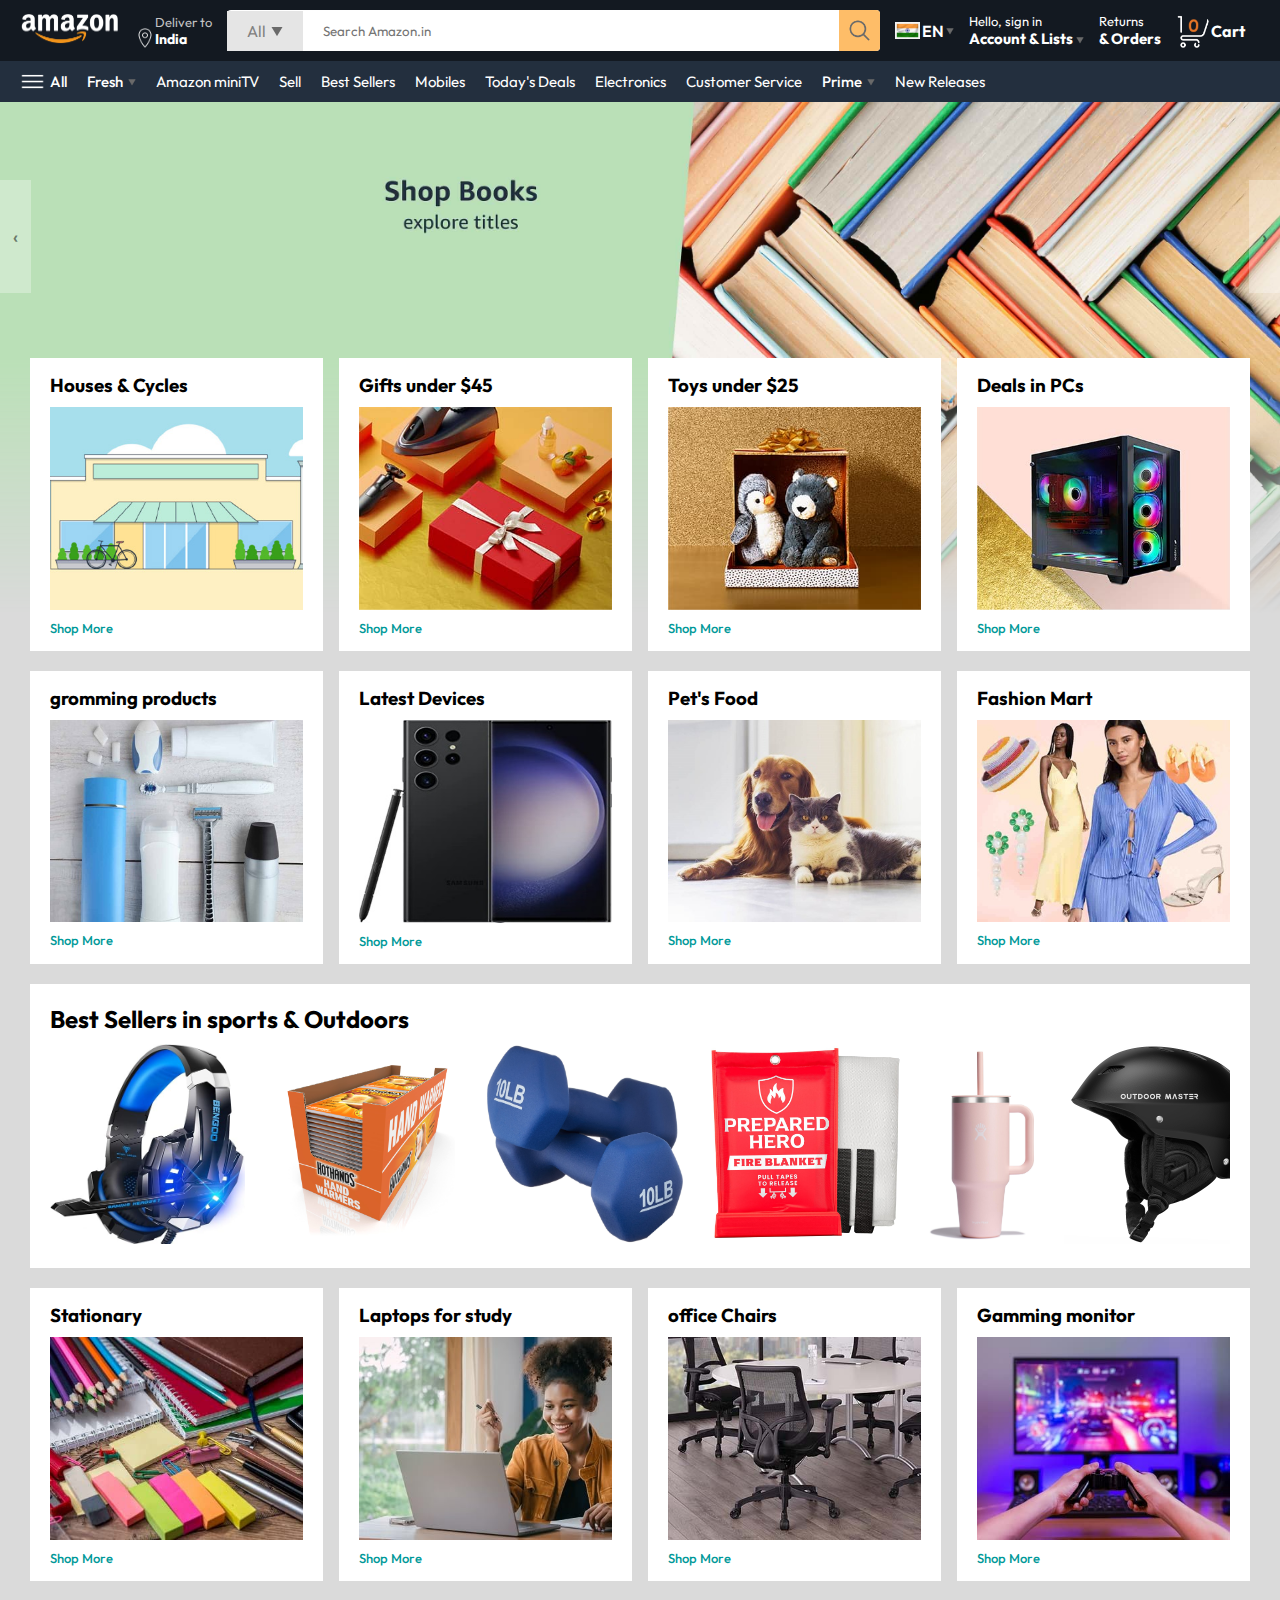
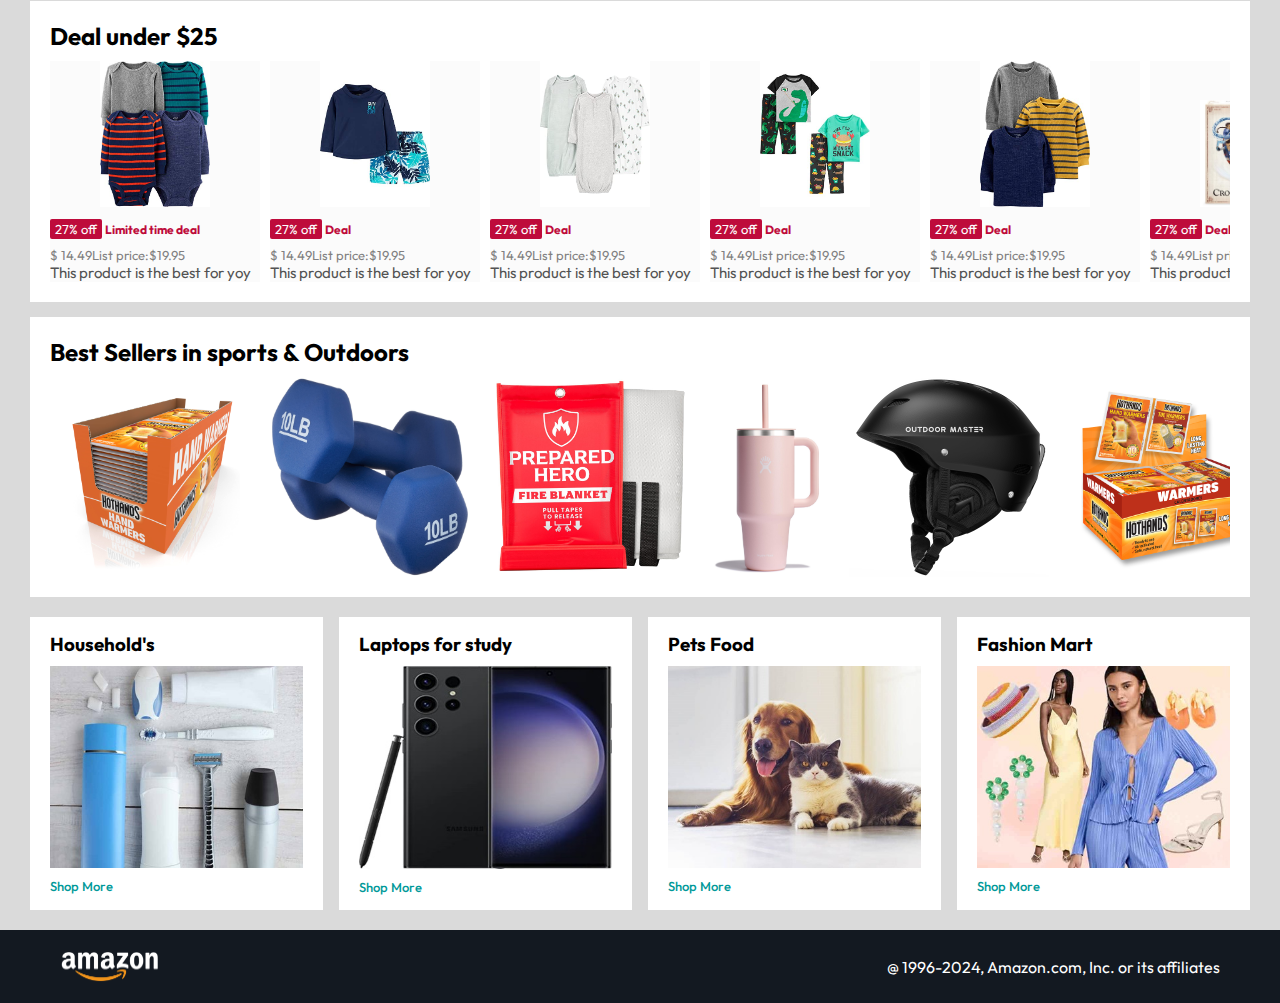
<file: index.html>
<!DOCTYPE html>
<html lang="en">
<head>
    <meta charset="UTF-8">
    <meta name="viewport" content="width=device-width, initial-scale=1.0">
    <title>Amazon Clone by Chandan K J</title>
    <link rel="stylesheet" href="style.css">
</head>
<body>
    <nav>
        <a href="/">
            <img src="./assets/amazon_logo.png" width="100" alt="">
        </a>
        <div class="nav-country">
            <img src="./assets/location_icon.png" height="20" alt="">
            <div>
                <p>Deliver to</p>
                <h1>India</h1>
            </div>
        </div>
        <div class="nav-search">
            <div class="nav-search-category">
                <p>All</p>
                <img src="./assets/dropdown_icon.png" height="12" alt="">
            </div>
            <input type="text" class="nav-search-input" placeholder="Search Amazon.in">
            <img src="./assets/search_icon.png" class="nav-search-icon" alt="">
        </div>
        <div class="nav-language">
            <img src="./assets/india_flag.png" width="25px" alt="">
            <p>EN</p>
            <img src="./assets/dropdown_icon.png" width="8px" alt="">
        </div>
        <div class="nav-text">
            <a href="/signin.html"><p>Hello, sign in</p></a>
            <h1>Account & Lists <img src="./assets/dropdown_icon.png" width="8px" alt=""></h1>
        </div>
        <div class="nav-text">
            <p>Returns</p>
            <h1>& Orders</h1>
        </div>
        <!-- <a href="/signin.html" class="mobile-user-icon" style="display: none;">
            <img src="./assets/user.jpeg" alt="">
        </a> -->
        <a href="/cart.html" class="nav-cart">
            <img src="./assets/cart_icon.png" width="35px" alt="">
            <h4>Cart</h4>
        </a>
    </nav>


    <!-- Nav-bottom -->
    <div class="nav-bottom">
        <div>
            <img src="./assets/menu_icon.png" width="25px" alt="">
            <p>All</p> 
        </div>
        <div><p>Fresh</p><img src="./assets/dropdown_icon.png" width="8px" alt=""></div>
        <p>Amazon miniTV</p>
        <p>Sell</p>
        <p>Best Sellers</p>
        <p>Mobiles</p>
        <p>Today's Deals</p>
        <p>Electronics</p>
        <p>Customer Service</p>
        <div><p>Prime</p><img src="./assets/dropdown_icon.png" width="8px" alt=""></div>
        <p>New Releases</p>
    </div>

    <!-- Header-Sliders -->
    <div class="header-slider">
        <a href="#" class="control-prev">&#8249;</a>
        <a href="#" class="control-next">&#8250;</a>
        <ul> 
            <img src="./assets/header1.jpg" class="header-img" alt="">
            <img src="./assets/header2.jpg" class="header-img" alt="">
            <img src="./assets/header3.jpg" class="header-img" alt="">
            <img src="./assets/header4.jpg" class="header-img" alt="">
            <img src="./assets/header5.jpg" class="header-img" alt="">
            <img src="./assets/header6.jpg" class="header-img" alt="">
        </ul>
    </div>

    <!-- Card -->
    <div class="box-row header-box">
        <div class="box-col">
            <h3>Houses & Cycles</h3>
            <img src="./assets/box1-1.jpg" alt="">
            <a href="/">Shop More</a>
        </div>
        <div class="box-col">
            <h3>Gifts under $45</h3>
            <img src="./assets/box1-2.jpg" alt="">
            <a href="/">Shop More</a>
        </div>
        <div class="box-col">
            <h3>Toys under $25</h3>
            <img src="./assets/box1-3.jpg" alt="">
            <a href="/">Shop More</a>
        </div>
        <div class="box-col">
            <h3>Deals in PCs</h3>
            <img src="./assets/box1-4.jpg" alt="">
            <a href="/">Shop More</a>
        </div>
    </div>

    <div class="box-row ">
        <div class="box-col">
            <h3>gromming products</h3>
            <img src="./assets/box2-1.jpg" alt="">
            <a href="/">Shop More</a>
        </div>
        <div class="box-col">
            <h3>Latest Devices</h3>
            <img src="./assets/box2-2.jpg" alt="">
            <a href="/">Shop More</a>
        </div>
        <div class="box-col">
            <h3>Pet's Food</h3>
            <img src="./assets/box2-3.jpg" alt="">
            <a href="/">Shop More</a>
        </div>
        <div class="box-col">
            <h3>Fashion Mart</h3>
            <img src="./assets/box2-4.jpg" alt="">

            <a href="/">Shop More</a>
        </div>
    </div>

    <!-- Product-slider -->

    <div class="product-slider">
        <h2>Best Sellers in sports & Outdoors</h2>
        <div class="products">
            <a href="/product.html">
                <img src="./assets/product_img.jpg" alt="">
            </a>
            <img src="./assets/product1-1.jpg" alt="">
            <img src="./assets/product1-2.jpg" alt="">
            <img src="./assets/product1-4.jpg" alt="">
            <img src="./assets/product1-5.jpg" alt="">
            <img src="./assets/product1-6.jpg" alt="">
            <img src="./assets/product1-7.jpg" alt="">
            <img src="./assets/product1-8.jpg" alt="">
            <img src="./assets/product1-9.jpg" alt="">
            <img src="./assets/product1-10.jpg" alt="">
        </div>
    </div>

    <!-- Again->card -->

    <div class="box-row ">
        <div class="box-col">
            <h3>Stationary</h3>
            <img src="./assets/box3-1.jpg" alt="">
            <a href="/">Shop More</a>
        </div>
        <div class="box-col">
            <h3>Laptops for study</h3>
            <img src="./assets/box3-2.jpg" alt="">
            <a href="/">Shop More</a>
        </div>
        <div class="box-col">
            <h3>office Chairs</h3>
            <img src="./assets/box3-3.jpg" alt="">
            <a href="/">Shop More</a>
        </div>
        <div class="box-col">
            <h3>Gamming monitor</h3>
            <img src="./assets/box3-4.jpg" alt="">

            <a href="/">Shop More</a>
        </div>
    </div>

    <div class="product-slider-with-price">
        <h2>Deal under $25</h2>
        <div class="products">
            <div class="product-card">
                <div class="product-img-container">
                    <img src="./assets/product2-1.jpg" alt="">
                </div>
                <div class="product-offer">
                    <p>27% off</p> <span>Limited time deal</span>
                </div>
                <p class="product-price">$ <span>14.49</span>List price:$19.95 </p>
                <h4>This product is the best for yoy</h4>
            </div>
            <div class="product-card">
                <div class="product-img-container">
                    <img src="./assets/product2-2.jpg" alt="">
                </div>
                <div class="product-offer">
                    <p>27% off</p> <span>Deal</span>
                </div>
                <p class="product-price">$ <span>14.49</span>List price:$19.95 </p>
                <h4>This product is the best for yoy</h4>
            </div>
            <div class="product-card">
                <div class="product-img-container">
                    <img src="./assets/product2-3.jpg" alt="">
                </div>
                <div class="product-offer">
                    <p>27% off</p> <span>Deal</span>
                </div>
                <p class="product-price">$ <span>14.49</span>List price:$19.95 </p>
                <h4>This product is the best for yoy</h4>
            </div>
            <div class="product-card">
                <div class="product-img-container">
                    <img src="./assets/product2-4.jpg" alt="">
                </div>
                <div class="product-offer">
                    <p>27% off</p> <span>Deal</span>
                </div>
                <p class="product-price">$ <span>14.49</span>List price:$19.95 </p>
                <h4>This product is the best for yoy</h4>
            </div>
            <div class="product-card">
                <div class="product-img-container">
                    <img src="./assets/product2-5.jpg" alt="">
                </div>
                <div class="product-offer">
                    <p>27% off</p> <span>Deal</span>
                </div>
                <p class="product-price">$ <span>14.49</span>List price:$19.95 </p>
                <h4>This product is the best for yoy</h4>
            </div>
            <div class="product-card">
                <div class="product-img-container">
                    <img src="./assets/product2-6.jpg" alt="">
                </div>
                <div class="product-offer">
                    <p>27% off</p> <span>Deal</span>
                </div>
                <p class="product-price">$ <span>14.49</span>List price:$19.95 </p>
                <h4>This product is the best for yoy</h4>
            </div>
            <div class="product-card">
                <div class="product-img-container">
                    <img src="./assets/product2-7.jpg" alt="">
                </div>
                <div class="product-offer">
                    <p>27% off</p> <span>Deal</span>
                </div>
                <p class="product-price">$ <span>14.49</span>List price:$19.95 </p>
                <h4>This product is the best for yoy</h4>
            </div>
            <div class="product-card">
                <div class="product-img-container">
                    <img src="./assets/product2-8.jpg" alt="">
                </div>
                <div class="product-offer">
                    <p>27% off</p> <span>Deal</span>
                </div>
                <p class="product-price">$ <span>14.49</span>List price:$19.95 </p>
                <h4>This product is the best for yoy</h4>
            </div>
            <div class="product-card">
                <div class="product-img-container">
                    <img src="./assets/product2-9.jpg" alt="">
                </div>
                <div class="product-offer">
                    <p>27% off</p> <span>Deal</span>
                </div>
                <p class="product-price">$ <span>14.49</span>List price:$19.95 </p>
                <h4>This product is the best for yoy</h4>
            </div>
            <div class="product-card">
                <div class="product-img-container">
                    <img src="./assets/product2-10.jpg" alt="">
                </div>
                <div class="product-offer">
                    <p>27% off</p> <span>Deal</span>
                </div>
                <p class="product-price">$ <span>14.49</span>List price:$19.95 </p>
                <h4>This product is the best for yoy</h4>
            </div>
            <div class="product-card">
                <div class="product-img-container">
                    <img src="./assets/product2-11.jpg" alt="">
                </div>
                <div class="product-offer">
                    <p>27% off</p> <span>Deal</span>
                </div>
                <p class="product-price">$ <span>14.49</span>List price:$19.95 </p>
                <h4>This product is the best for yoy</h4>
            </div>
            <div class="product-card">
                <div class="product-img-container">
                    <img src="./assets/product2-12.jpg" alt="">
                </div>
                <div class="product-offer">
                    <p>27% off</p> <span>Deal</span>
                </div>
                <p class="product-price">$ <span>14.49</span>List price:$19.95 </p>
                <h4>This product is the best for yoy</h4>
            </div>
        </div>
    </div>


    <div class="product-slider">
        <h2>Best Sellers in sports & Outdoors</h2>
        <div class="products">
            <img src="./assets/product1-1.jpg" alt="">
            <img src="./assets/product1-2.jpg" alt="">
            <img src="./assets/product1-4.jpg" alt="">
            <img src="./assets/product1-5.jpg" alt="">
            <img src="./assets/product1-6.jpg" alt="">
            <img src="./assets/product1-7.jpg" alt="">
            <img src="./assets/product1-8.jpg" alt="">
            <img src="./assets/product1-9.jpg" alt="">
            <img src="./assets/product1-10.jpg" alt="">
        </div>
    </div>

    <div class="box-row ">
        <div class="box-col">
            <h3>Household's</h3>
            <img src="./assets/box2-1.jpg" alt="">
            <a href="/">Shop More</a>
        </div>
        <div class="box-col">
            <h3>Laptops for study</h3>
            <img src="./assets/box2-2.jpg" alt="">
            <a href="/">Shop More</a>
        </div>
        <div class="box-col">
            <h3>Pets Food</h3>
            <img src="./assets/box2-3.jpg" alt="">
            <a href="/">Shop More</a>
        </div>
        <div class="box-col">
            <h3>Fashion Mart</h3>
            <img src="./assets/box2-4.jpg" alt="">

            <a href="/">Shop More</a>
        </div>
    </div>

    <footer>
        <img src="./assets/amazon_logo.png" width="100" alt="">
        <p> @ 1996-2024, Amazon.com, Inc. or its affiliates</p>
    </footer>


    <script src="script.js"></script>
</body>
</html>
</file>
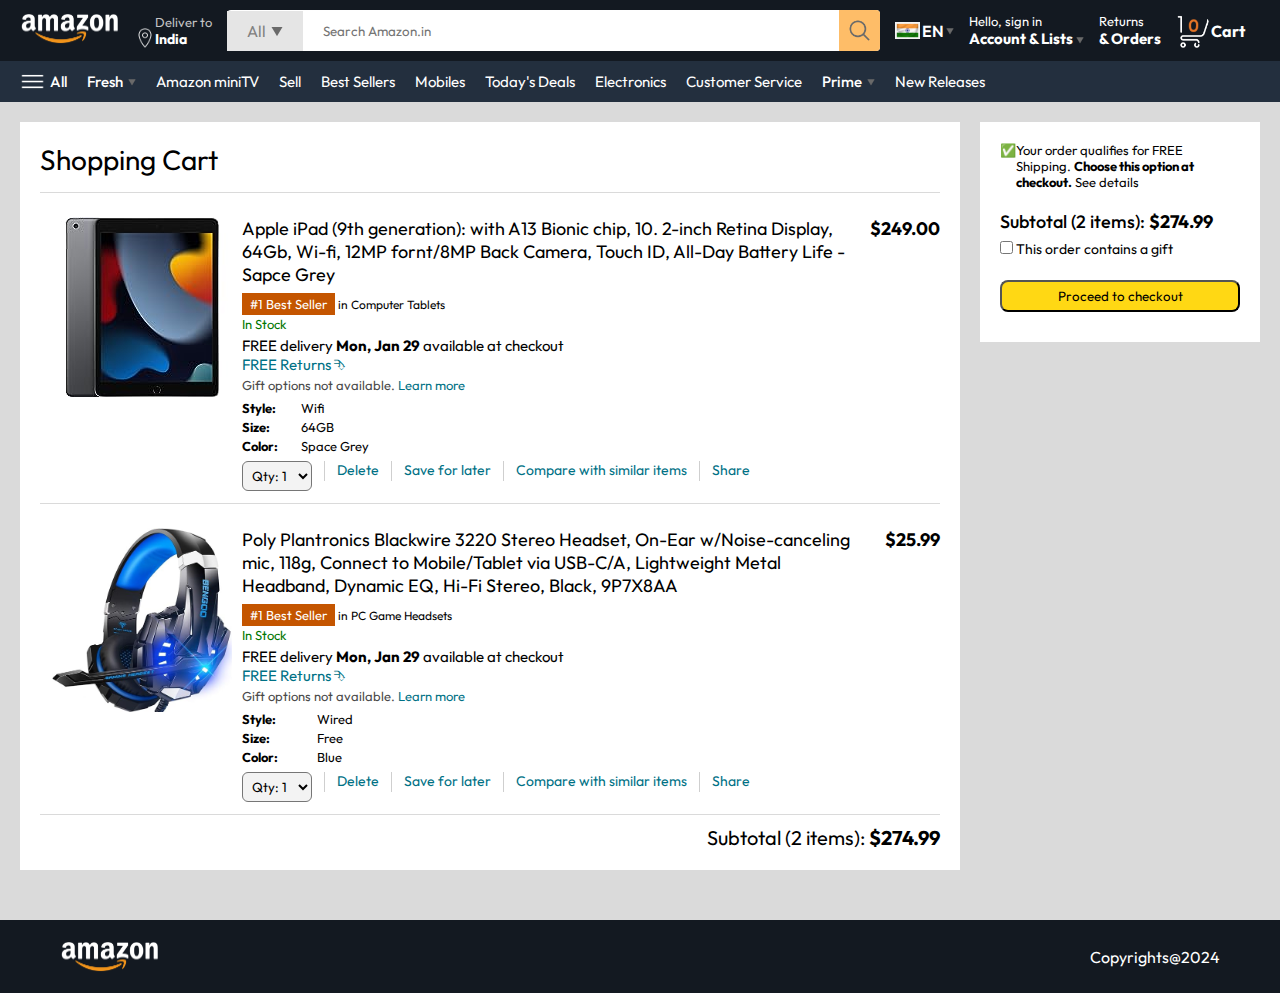
<file: cart.html>
<!DOCTYPE html>
<html lang="en">
<head>
    <meta charset="UTF-8">
    <meta name="viewport" content="width=device-width, initial-scale=1.0">
    <title>Cart</title>
    <link rel="stylesheet" href="style.css">
    <link rel="stylesheet" href="cart.css">
</head>
<body>
    <nav>
        <a href="/">
            <img src="./assets/amazon_logo.png" width="100" alt="">
        </a>
        <div class="nav-country">
            <img src="./assets/location_icon.png" height="20" alt="">
            <div>
                <p>Deliver to</p>
                <h1>India</h1>
            </div>
        </div>
        <div class="nav-search">
            <div class="nav-search-category">
                <p>All</p>
                <img src="./assets/dropdown_icon.png" height="12" alt="">
            </div>
            <input type="text" class="nav-search-input" placeholder="Search Amazon.in">
            <img src="./assets/search_icon.png" class="nav-search-icon" alt="">
        </div>
        <div class="nav-language">
            <img src="./assets/india_flag.png" width="25px" alt="">
            <p>EN</p>
            <img src="./assets/dropdown_icon.png" width="8px" alt="">
        </div>
        <div class="nav-text">
            <a href="/signin.html"><p>Hello, sign in</p></a>
            <h1>Account & Lists <img src="./assets/dropdown_icon.png" width="8px" alt=""></h1>
        </div>
        <div class="nav-text">
            <p>Returns</p>
            <h1>& Orders</h1>
        </div>
        <a href="/cart.html" class="nav-cart">
            <img src="./assets/cart_icon.png" width="35px" alt="">
            <h4>Cart</h4>
        </a>
    </nav>

    <!-- Nav-bottom -->
    <div class="nav-bottom">
        <div>
            <img src="./assets/menu_icon.png" width="25px" alt="">
            <p>All</p> 
        </div>
        <div><p>Fresh</p><img src="./assets/dropdown_icon.png" width="8px" alt=""></div>
        <p>Amazon miniTV</p>
        <p>Sell</p>
        <p>Best Sellers</p>
        <p>Mobiles</p>
        <p>Today's Deals</p>
        <p>Electronics</p>
        <p>Customer Service</p>
        <div><p>Prime</p><img src="./assets/dropdown_icon.png" width="8px" alt=""></div>
        <p>New Releases</p>
    </div>




    <div class="cart">
        <div class="cart-left">
            <h1>Shopping Cart</h1>
            <hr>
            <div class="product-cart-list">
                <img src="./assets/ipad_img.jpg" alt="" width="180px">
                <div>
                    <div class="product-cart-titleprice">
                        <p>Apple iPad (9th generation): with A13 Bionic chip, 10. 2-inch Retina Display, 64Gb, Wi-fi, 12MP fornt/8MP Back Camera, Touch ID, All-Day Battery Life - Sapce Grey</p>
                        <p><b>$249.00</b></p>
                    </div>
                    <p class="product-cart-bestseller"><span>#1 Best Seller</span> in Computer Tablets</p>
                    <p class="product-cart-stock">In Stock</p>
                    <p class="product-cart-delivery">FREE delivery <b>Mon, Jan 29</b> available at checkout</p>
                    <p class="product-cart-returns">FREE Returns  &#11191</p>
                    <p class="product-cart-giftoption">Gift options not available. <span>Learn more</span></p>
                    
                    <div class="product-cart-specs">
                        <p><b>Style:</b></p>  <p>Wifi</p>
                        <p><b>Size:</b></p>  <p>64GB</p>
                        <p><b>Color:</b></p>  <p>Space Grey</p>
                    </div>

                    <div class="cart-list-action">
                        <select>
                            <option value="1">Qty: 1</option>
                            <option value="2">Qty: 2</option>
                            <option value="3">Qty: 3</option>
                            <option value="4">Qty: 4</option>
                            <option value="4">Qty: 5</option>
                        </select>
                        <hr>
                        <p class="action-btn">Delete</p>
                        <hr>
                        <p class="action-btn">Save for later</p>
                        <hr>
                        <p class="action-btn">Compare with similar items</p>
                        <hr>
                        <p class="action-btn">Share</p>
                    </div>


                </div>
            </div>


            <hr>


            <div class="product-cart-list">
                <img src="./assets/product_img.jpg" alt="" width="180px">
                <div>
                    <div class="product-cart-titleprice">
                        <p>Poly Plantronics Blackwire 3220 Stereo Headset, On-Ear w/Noise-canceling mic, 118g, Connect to Mobile/Tablet via USB-C/A, Lightweight Metal Headband, Dynamic EQ, Hi-Fi Stereo, Black, 9P7X8AA</p>
                        <p><b>$25.99</b></p>
                    </div>
                    <p class="product-cart-bestseller"><span>#1 Best Seller</span> in PC Game Headsets</p>
                    <p class="product-cart-stock">In Stock</p>
                    <p class="product-cart-delivery">FREE delivery <b>Mon, Jan 29</b> available at checkout</p>
                    <p class="product-cart-returns">FREE Returns  &#11191</p>
                    <p class="product-cart-giftoption">Gift options not available. <span>Learn more</span></p>
                    
                    <div class="product-cart-specs">
                        <p><b>Style:</b></p>  <p>Wired</p>
                        <p><b>Size:</b></p>  <p>Free</p>
                        <p><b>Color:</b></p>  <p>Blue</p>
                    </div>

                    <div class="cart-list-action">
                        <select>
                            <option value="1">Qty: 1</option>
                            <option value="2">Qty: 2</option>
                            <option value="3">Qty: 3</option>
                            <option value="4">Qty: 4</option>
                            <option value="4">Qty: 5</option>
                        </select>
                        <hr>
                        <p class="action-btn">Delete</p>
                        <hr>
                        <p class="action-btn">Save for later</p>
                        <hr>
                        <p class="action-btn">Compare with similar items</p>
                        <hr>
                        <p class="action-btn">Share</p>
                    </div>


                </div>
            </div>
            <hr>

            <div class="cart-list-subtotal">
                Subtotal (2 items): <b>$274.99</b>
            </div>

        </div>
        <div class="cart-right">
             <div class="cart-free-delivery">
                <p>&#x2705</p>
                <p>Your order qualifies for FREE Shipping. <b>Choose this option at checkout.</b>  See details</p>
             </div> 
             <p class="cart-subtotal">Subtotal (2 items): <b>$274.99</b></p> 
             <p class="cart-right-gift"> <input type="checkbox"> This order contains a gift</p> 
             <button>Proceed to checkout</button>
        </div>
    </div>





    <footer class="footer-cart">
        <img src="./assets/amazon_logo.png" width="100" alt="">
        <p> Copyrights@2024</p>
    </footer>

</body>
</html>
</file>
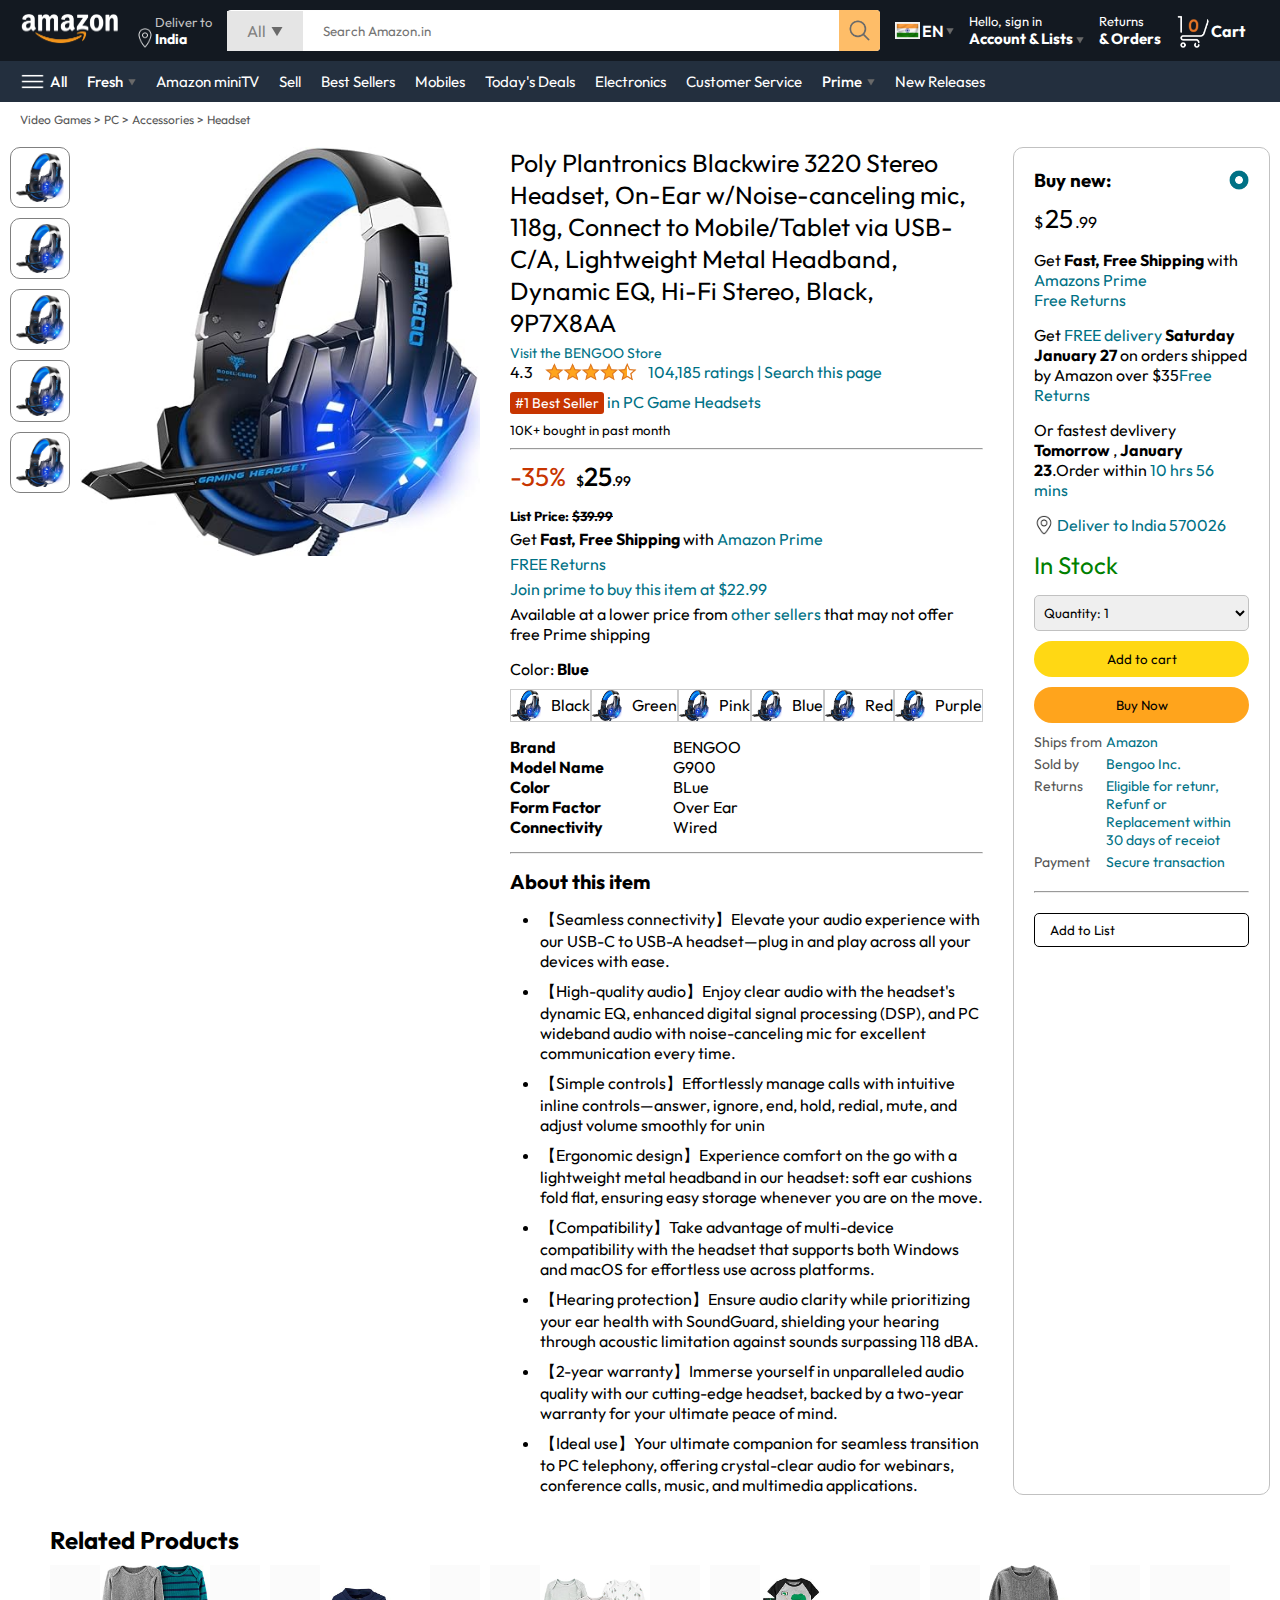
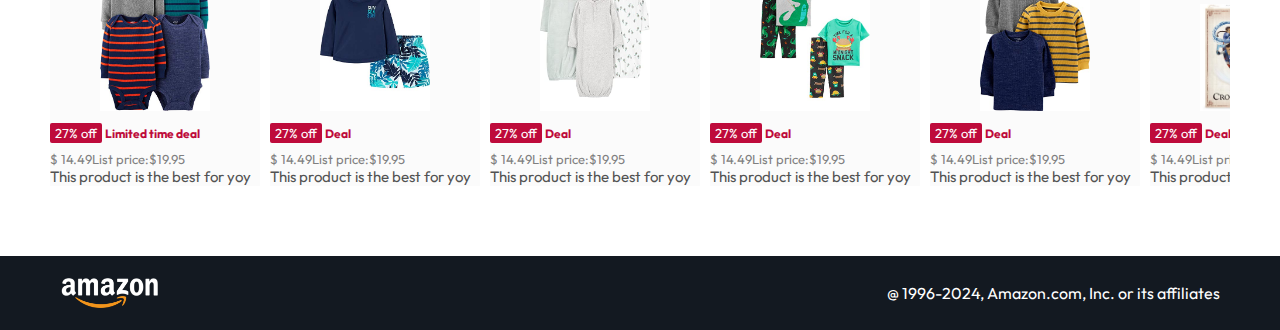
<file: product.html>
<!DOCTYPE html>
<html lang="en">
<head>
    <meta charset="UTF-8">
    <meta name="viewport" content="width=device-width, initial-scale=1.0">
    <title>Product Page</title>
    <link rel="stylesheet" href="/style.css">
    <link rel="stylesheet" href="/product.css">
</head>
<body>
    <nav>
        <a href="/">
            <img src="./assets/amazon_logo.png" width="100" alt="">
        </a>
        <div class="nav-country">
            <img src="./assets/location_icon.png" height="20" alt="">
            <div>
                <p>Deliver to</p>
                <h1>India</h1>
            </div>
        </div>
        <div class="nav-search">
            <div class="nav-search-category">
                <p>All</p>
                <img src="./assets/dropdown_icon.png" height="12" alt="">
            </div>
            <input type="text" class="nav-search-input" placeholder="Search Amazon.in">
            <img src="./assets/search_icon.png" class="nav-search-icon" alt="">
        </div>
        <div class="nav-language">
            <img src="./assets/india_flag.png" width="25px" alt="">
            <p>EN</p>
            <img src="./assets/dropdown_icon.png" width="8px" alt="">
        </div>
        <div class="nav-text">
            <a href="/signin.html"><p>Hello, sign in</p></a>
            <h1>Account & Lists <img src="./assets/dropdown_icon.png" width="8px" alt=""></h1>
        </div>
        <div class="nav-text">
            <p>Returns</p>
            <h1>& Orders</h1>
        </div>
        <a href="/cart.html" class="nav-cart">
            <img src="./assets/cart_icon.png" width="35px" alt="">
            <h4>Cart</h4>
        </a>
    </nav>


    <!-- Nav-bottom -->
    <div class="nav-bottom">
        <div>
            <img src="./assets/menu_icon.png" width="25px" alt="">
            <p>All</p> 
        </div>
        <div><p>Fresh</p><img src="./assets/dropdown_icon.png" width="8px" alt=""></div>
        <p>Amazon miniTV</p>
        <p>Sell</p>
        <p>Best Sellers</p>
        <p>Mobiles</p>
        <p>Today's Deals</p>
        <p>Electronics</p>
        <p>Customer Service</p>
        <div><p>Prime</p><img src="./assets/dropdown_icon.png" width="8px" alt=""></div>
        <p>New Releases</p>
    </div>





    <p class="breadcrum">Video Games > PC > Accessories > Headset</p>

    <div class="product-display">
        <div class="product-d-image">
            <div class="product-icons">
                <img src="./assets/product_img.jpg" alt="" width="60">
                <img src="./assets/product_img.jpg" alt="" width="60">
                <img src="./assets/product_img.jpg" alt="" width="60">
                <img src="./assets/product_img.jpg" alt="" width="60">
                <img src="./assets/product_img.jpg" alt="" width="60">
            </div>
            <div class="product-main-image">
                <img src="./assets/product_img.jpg" alt="" width="400">
            </div>
        </div>
        <div class="product-d-details">
            <p class="product-title">
                Poly Plantronics Blackwire 3220 Stereo Headset, On-Ear w/Noise-canceling mic, 118g, Connect to Mobile/Tablet via USB-C/A, Lightweight Metal Headband, Dynamic EQ, Hi-Fi Stereo, Black, 9P7X8AA
            </p>
            <p class="brand-store">Visit the BENGOO Store</p>
            <div class="product-rating">
                <div>
                    <div>4.3 <img src="./assets/rating_img.png" alt="" height="20px"> 
                    </div>
                    <p>104,185 ratings | Search this page</p>
                </div>  
                <p><span>#1 Best Seller</span> in PC Game Headsets</p>
                <h5>10K+ bought in past month</h5>
                <hr>
            </div>
            <div class="product-d-price">
                <div>
                    <p>-35%</p>
                    <h1>$<span>25</span>.99</h1>
                    </div>
                <h5>List Price: <span>$39.99</span></h5>
                <p>Get <b>Fast, Free Shipping</b> with <span>Amazon Prime</span> </p>
                <p><span>FREE Returns</span></p>
                <p><span>Join prime to buy this item at $22.99</span></p>
                <p>Available at a lower price from <span>other sellers</span> that may not offer free Prime shipping</p>
            </div>

            <div class="product-color-selection">
                <p>Color: <b>Blue</b></p>
                <div class="product-color-options">
                    <div class="option">
                        <img src="./assets/product_img.jpg" alt=""width="30px">
                        <p>Black</p>
                    </div>
                    <div class="option">
                        <img src="./assets/product_img.jpg" alt=""width="30px">
                        <p>Green</p>
                    </div>
                    <div class="option">
                        <img src="./assets/product_img.jpg" alt=""width="30px">
                        <p>Pink</p>
                    </div>
                    <div class="option">
                        <img src="./assets/product_img.jpg" alt=""width="30px">
                        <p>Blue</p>
                    </div>
                    <div class="option">
                        <img src="./assets/product_img.jpg" alt=""width="30px">
                        <p>Red</p>
                    </div>
                    <div class="option">
                        <img src="./assets/product_img.jpg" alt=""width="30px">
                        <p>Purple</p>
                    </div>
                </div>
            </div>

            <div class="product-info">
                <p><b>Brand</b></p>      <p>BENGOO</p>
                <p><b>Model Name</b></p> <p>G900</p>
                <p><b>Color</b></p>      <p>BLue</p>
                <p><b>Form Factor</b></p> <p>Over Ear</p>
                <p><b>Connectivity</b></p> <p>Wired</p>
            </div>
            <hr>
            <div class="product-description">
                <h1>About this item</h1>
                <ul>
                    <li>【Seamless connectivity】Elevate your audio experience with our USB-C to USB-A headset—plug in and play across all your devices with ease.</li>
                    <li>【High-quality audio】Enjoy clear audio with the headset's dynamic EQ, enhanced digital signal processing (DSP), and PC wideband audio with noise-canceling mic for excellent communication every time.</li>
                    <li>【Simple controls】Effortlessly manage calls with intuitive inline controls—answer, ignore, end, hold, redial, mute, and adjust volume smoothly for unin</li>
                    <li>【Ergonomic design】Experience comfort on the go with a lightweight metal headband in our headset: soft ear cushions fold flat, ensuring easy storage whenever you are on the move.</li>
                    <li>【Compatibility】Take advantage of multi-device compatibility with the headset that supports both Windows and macOS for effortless use across platforms.</li>
                    <li>【Hearing protection】Ensure audio clarity while prioritizing your ear health with SoundGuard, shielding your hearing through acoustic limitation against sounds surpassing 118 dBA.</li>
                    <li>【2-year warranty】Immerse yourself in unparalleled audio quality with our cutting-edge headset, backed by a two-year warranty for your ultimate peace of mind.</li>
                    <li>【Ideal use】Your ultimate companion for seamless transition to PC telephony, offering crystal-clear audio for webinars, conference calls, music, and multimedia applications.</li>
                </ul>
            </div>

        </div>
        <div class="product-d-purchase">
            <div class="title">
                <h3>Buy new:</h3> <img src="./assets/circle_icon.png" alt="" width="20px">
            </div>
            <h1 class="price">$<span>25</span>.99</h1>
            <div class="gap">
                <p>Get <b> Fast, Free Shipping</b> with <span>Amazons Prime</span></p>
                <p><span>Free Returns</span></p>
            </div>
            <div class="gap">
                <p>Get <span>FREE delivery</span> <b>Saturday</b></p>
                <p><b>January 27</b> on orders shipped by Amazon over $35<span>Free Returns</span></p>
            </div>
            <div class="gap">
                <p>Or fastest devlivery <b>Tomorrow</b> , <b>January 23</b>.Order within <span>10 hrs 56 mins</span></p>
            </div>

            <div class="delivery-location">
                <img src="./assets/location_icon_dark.png" alt="" width="20px">
                <p><span>Deliver to India 570026</span></p>
            </div>
            <h2 class="product-stock">In Stock</h2>
            <select class="product-quantity">
                <option value="1">Quantity: 1</option>
                <option value="2">Quantity: 2</option>
                <option value="3">Quantity: 3</option>
            </select>

            <button class="btn">Add to cart</button>
            <button class="btn product-buy">Buy Now</button>

            <div class="product-seller-info">
                <p>Ships from</p> <p><span>Amazon</span></p>
                <p>Sold by</p> <p><span>Bengoo Inc.</span></p>
                <p>Returns</p> <p><span>Eligible for retunr, Refunf or Replacement within 30 days of receiot</span></p>
                <p>Payment</p> <p><span>Secure transaction</span></p>
            </div>
            <hr>
            <button class="product-add-list">Add to List</button>
            
        </div>
    </div>


    <div class="product-slider-with-price">
        <h2>Related Products</h2>
        <div class="products">
            <div class="product-card">
                <div class="product-img-container">
                    <img src="./assets/product2-1.jpg" alt="">
                </div>
                <div class="product-offer">
                    <p>27% off</p> <span>Limited time deal</span>
                </div>
                <p class="product-price">$ <span>14.49</span>List price:$19.95 </p>
                <h4>This product is the best for yoy</h4>
            </div>
            <div class="product-card">
                <div class="product-img-container">
                    <img src="./assets/product2-2.jpg" alt="">
                </div>
                <div class="product-offer">
                    <p>27% off</p> <span>Deal</span>
                </div>
                <p class="product-price">$ <span>14.49</span>List price:$19.95 </p>
                <h4>This product is the best for yoy</h4>
            </div>
            <div class="product-card">
                <div class="product-img-container">
                    <img src="./assets/product2-3.jpg" alt="">
                </div>
                <div class="product-offer">
                    <p>27% off</p> <span>Deal</span>
                </div>
                <p class="product-price">$ <span>14.49</span>List price:$19.95 </p>
                <h4>This product is the best for yoy</h4>
            </div>
            <div class="product-card">
                <div class="product-img-container">
                    <img src="./assets/product2-4.jpg" alt="">
                </div>
                <div class="product-offer">
                    <p>27% off</p> <span>Deal</span>
                </div>
                <p class="product-price">$ <span>14.49</span>List price:$19.95 </p>
                <h4>This product is the best for yoy</h4>
            </div>
            <div class="product-card">
                <div class="product-img-container">
                    <img src="./assets/product2-5.jpg" alt="">
                </div>
                <div class="product-offer">
                    <p>27% off</p> <span>Deal</span>
                </div>
                <p class="product-price">$ <span>14.49</span>List price:$19.95 </p>
                <h4>This product is the best for yoy</h4>
            </div>
            <div class="product-card">
                <div class="product-img-container">
                    <img src="./assets/product2-6.jpg" alt="">
                </div>
                <div class="product-offer">
                    <p>27% off</p> <span>Deal</span>
                </div>
                <p class="product-price">$ <span>14.49</span>List price:$19.95 </p>
                <h4>This product is the best for yoy</h4>
            </div>
            <div class="product-card">
                <div class="product-img-container">
                    <img src="./assets/product2-7.jpg" alt="">
                </div>
                <div class="product-offer">
                    <p>27% off</p> <span>Deal</span>
                </div>
                <p class="product-price">$ <span>14.49</span>List price:$19.95 </p>
                <h4>This product is the best for yoy</h4>
            </div>
            <div class="product-card">
                <div class="product-img-container">
                    <img src="./assets/product2-8.jpg" alt="">
                </div>
                <div class="product-offer">
                    <p>27% off</p> <span>Deal</span>
                </div>
                <p class="product-price">$ <span>14.49</span>List price:$19.95 </p>
                <h4>This product is the best for yoy</h4>
            </div>
            <div class="product-card">
                <div class="product-img-container">
                    <img src="./assets/product2-9.jpg" alt="">
                </div>
                <div class="product-offer">
                    <p>27% off</p> <span>Deal</span>
                </div>
                <p class="product-price">$ <span>14.49</span>List price:$19.95 </p>
                <h4>This product is the best for yoy</h4>
            </div>
            <div class="product-card">
                <div class="product-img-container">
                    <img src="./assets/product2-10.jpg" alt="">
                </div>
                <div class="product-offer">
                    <p>27% off</p> <span>Deal</span>
                </div>
                <p class="product-price">$ <span>14.49</span>List price:$19.95 </p>
                <h4>This product is the best for yoy</h4>
            </div>
            <div class="product-card">
                <div class="product-img-container">
                    <img src="./assets/product2-11.jpg" alt="">
                </div>
                <div class="product-offer">
                    <p>27% off</p> <span>Deal</span>
                </div>
                <p class="product-price">$ <span>14.49</span>List price:$19.95 </p>
                <h4>This product is the best for yoy</h4>
            </div>
            <div class="product-card">
                <div class="product-img-container">
                    <img src="./assets/product2-12.jpg" alt="">
                </div>
                <div class="product-offer">
                    <p>27% off</p> <span>Deal</span>
                </div>
                <p class="product-price">$ <span>14.49</span>List price:$19.95 </p>
                <h4>This product is the best for yoy</h4>
            </div>
        </div>
    </div>





    <footer class="product-footer">
        <img src="./assets/amazon_logo.png" width="100" alt="">
        <p> @ 1996-2024, Amazon.com, Inc. or its affiliates</p>
    </footer>

    <script>
        // Scrolling through mouse 
        const scrollContainer = document.querySelectorAll('.products');
        for (const item of scrollContainer) {
            item.addEventListener('wheel',(event)=>{
                event.preventDefault();
                item.scrollLeft += event.deltaY;
            }) 
        }
    </script>
</body>
</html>
</file>
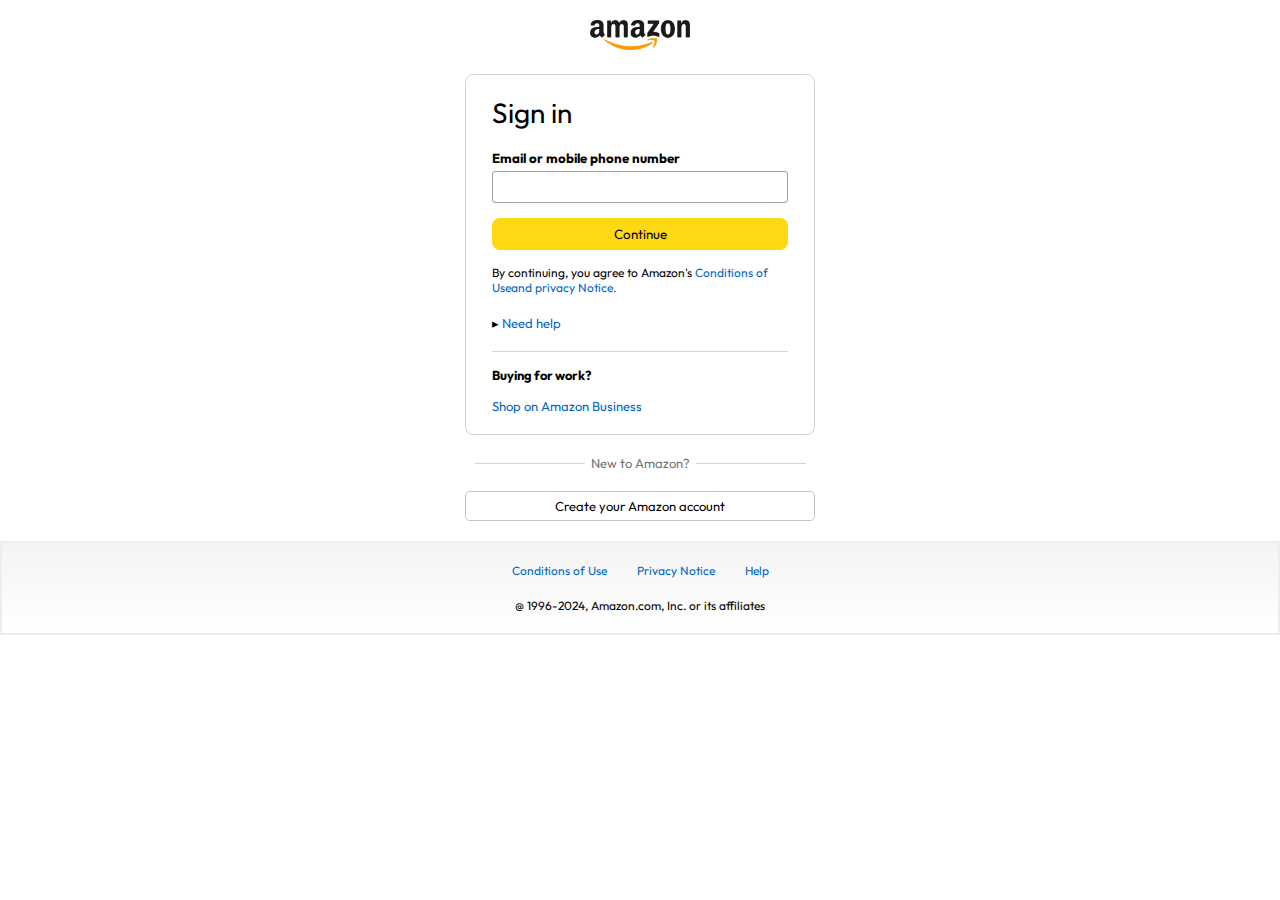
<file: signin.html>
<!DOCTYPE html>
<html lang="en">
<head>
    <meta charset="UTF-8">
    <meta name="viewport" content="width=device-width, initial-scale=1.0">
    <title>Sign In</title>
    <link rel="stylesheet" href="signin.css">
</head>
<body>
    <a href="/"><img class="logo" src="/assets/amazon_logo_dark.png" 
        alt="" width="100px"></a>
        <div class="signin-container">
            <h1 class="signin-title">Sign in</h1>
            <h5 class="input-label">Email or mobile phone number</h5>
            <input type="text">
            <button>Continue</button>
            <p class="sigin-condition">By continuing, you agree to Amazon's 
               <span>Conditions of Use</span><span>and privacy Notice.</span></p>
               <p class="sigin-help">&#9656  <span>Need help</span></p>
               <hr>
               <h4>Buying for work?</h4>
               <p class="sigin-business"><span>Shop on Amazon Business</span></p>
        </div>
        <div class="sigin-bottom">
            <hr>
            <p>New to Amazon?</p>
            <hr>
        </div>
        <a href="/signup.html"><button class="sign-signup-btn">Create your Amazon account</button>
        </a>

        <footer>
            <div class="footer-links">
                <a href="#">Conditions of Use</a>
                <a href="#">Privacy Notice</a>
                <a href="#">Help</a>
            </div>
            <p class="footer-copyrights">@ 1996-2024, Amazon.com, Inc. or its affiliates</p>
        </footer>
</body>
</html>
</file>
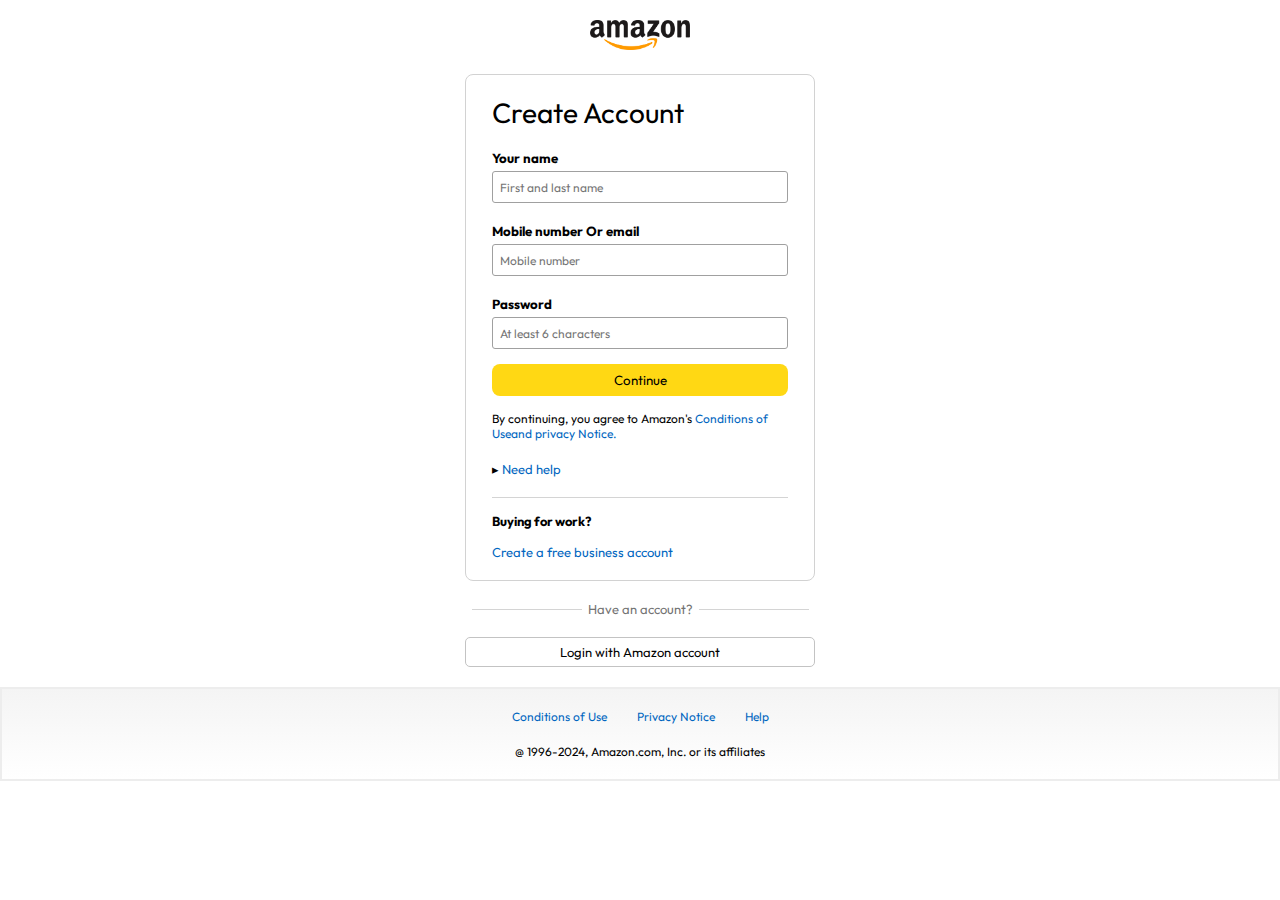
<file: signup.html>
<!DOCTYPE html>
<html lang="en">
<head>
    <meta charset="UTF-8">
    <meta name="viewport" content="width=device-width, initial-scale=1.0">
    <title>SignUp</title>
    <link rel="stylesheet" href="signin.css">
</head>
<body>
    <a href="/"><img class="logo" src="/assets/amazon_logo_dark.png" 
        alt="" width="100px"></a>
        <div class="signin-container">
            <h1 class="signin-title">Create Account</h1>
            <h5 class="input-label">Your name</h5>
            <input type="text" placeholder="First and last name">
            <h5 class="input-label">Mobile number Or email</h5>
            <input type="text" placeholder="Mobile number">
            <h5 class="input-label">Password</h5>
            <input type="text" placeholder="At least 6 characters">
            <button>Continue</button>
            <p class="sigin-condition">By continuing, you agree to Amazon's 
               <span>Conditions of Use</span><span>and privacy Notice.</span></p>
               <p class="sigin-help">&#9656  <span>Need help</span></p>
               <hr>
               <h4>Buying for work?</h4>
               <p class="sigin-business"><span>Create a free business account</span></p>
        </div>
        <div class="sigin-bottom">
            <hr>
            <p>Have an account?</p>
            <hr>
        </div>
        <a href="/signin.html"><button class="sign-signup-btn">Login with Amazon account</button>
        </a>

        <footer>
            <div class="footer-links">
                <a href="#">Conditions of Use</a>
                <a href="#">Privacy Notice</a>
                <a href="#">Help</a>
            </div>
            <p class="footer-copyrights">@ 1996-2024, Amazon.com, Inc. or its affiliates</p>
        </footer>
</body>
</html>
</file>
<file: style.css>
@import url('https://fonts.googleapis.com/css2?family=Outfit:wght@100..900&display=swap');


* {
    padding: 0;
    margin: 0;
    box-sizing: border-box; /* takes padding and border inside itself */
    font-family: Outfit;
}
 
body {
    background: #dadada;
}

a {
    text-decoration: none;
    color: inherit ;
}


 /* Navbar */

nav {
    display: flex;  /* Align Horizontally */
    align-items: center;
    justify-content: space-between; /* Full space will be takes by leaving in between equal space */
    background: #131921;
    padding: 10px 20px; /* Top bottom, Left right */
    color: #fff;
}

.nav-country {
    display: flex;
    align-items: end; /* Move items down */
    margin-left: 15px;
    font-size: 13px;
    color: #c4c4c4;
}

.nav-country h1 {
    color: #fff;
    font-size: 14px;
}

.nav-search {
    flex: 1; /* Takes entire space(width) available in the row. */
    display: flex;
    align-items: center;
    background: #fff;
    color: gray;
    max-width: 1000px;
    border-radius: 4px;
    margin-left: 15px;
}

.nav-search-category {
    display: flex;
    align-items: center;
    padding: 10px 20px;
    gap: 5px;
    background: #e5e5e5;
    border-radius: 4px 0px 0pxs 4px;
}

.nav-search-input {
    border: none;
    outline: none;
    padding-left: 20px;
    width: 100%;
}

.nav-search-icon {
    max-width: 41px;
    padding: 8px;
    background: #FEBD68;
    border-radius: 0 4px 4px 0;
}

.nav-language {
    display: flex;
    align-items: center;
    gap: 2px;
    font-weight: 600;
    margin-left: 15px;
}

.nav-text {
    margin-left: 15px;
}

.nav-text p {
    font-size: 13px;
}

.nav-text h1 {
    font-size: 15px;
}

.nav-cart {
    display: flex;
    align-items: center;
    margin: 0px 15px;
}

.nav-bottom {
    display: flex;
    align-items: center;
    gap: 20px;
    padding: 8px 20px;
    background: #232f3e;
    color: #fff;
    font-size: 15px;
}

.nav-bottom div {
    display: flex;
    align-items: center;
    gap: 5px;
    font-weight: 500;
}

/*Slider*/

.header-slider ul {
    display: flex;
    overflow-y: hidden;
}

.header-img {
    max-width: 100%;
    mask-image: linear-gradient(to bottom, #000000 50%, transparent 100%);
    /* Mask the image add above other images */
}

.header-slider a {
    position: absolute;
    top: 20%;
    z-index: 1;
    padding: 5vh 1vw;
    background: #ffffff4f;
    color: #0000007b;
    text-decoration: none;
    font-weight: 600;
    font-size: 18px;
    cursor: pointer;

}

.control-next {
    right: 0;
}

/* Card */

.box-row {
    display: flex;
    flex-wrap: wrap;
    row-gap: 20px;
    justify-content: space-between;
    margin: 20px 30px;
}

.box-col {
    display: flex;
    flex-direction: column;
    gap: 10px;
    padding: 15px 20px;
    background: #fff;
    max-width: 24%;
    min-width: 24%;
    min-width: 200px;
    z-index: 1;
}

.box-col a {
    font-size: 13px;
    color: #009999;
    font-weight:500 ;
}

.header-box {
    margin-top: -20vw;
}

.product-slider {
    background: #fff;
    margin: 0 30px;
    padding: 20px;
    margin-bottom: 15px;
}

.product-slider .products {
    display: flex;
    overflow-x: auto;
    gap: 20px;
    margin-top: 10px;
}

.product-slider .products img {
    max-width: 200px;
    max-height: 200px;
}

.product-slider .products::-webkit-scrollbar{ /* Make the scrollbar not visible */
    display: none;
}

.product-slider-with-price {
    background: #fff;
    margin: 0 30px;
    padding: 20px;
    margin-bottom: 15px;
}
.product-slider-with-price .products {
    display: flex;
    overflow-x: auto;
    gap: 10px;
    margin-top: 10px;
}

.product-slider-with-price .products::-webkit-scrollbar {
    display: none;
}

.product-card {
    display: flex;
    flex-direction: column;
    justify-content: end;
    min-width: 210px;
    background: #fbfbfb;
}

.product-card img {
    width: 110px;
    margin: 0 50px;
}

.product-offer p {
    background: #be0b3b ;
    color: #fff;
    display: inline-block;
    padding: 2px 5px;
    border-radius: 2px;
    margin: 8px 0;
    font-size: 13px;
}

.product-offer span{
    color: #be0b3b;
    font-weight: 700;
    font-size: 12px;

}

.product-price {
    color: gray;
    font-size: 13px;

}

.product-card h4{
    color: #525252;
    font-size: 15px;
    font-weight: 400;

}

footer {
    display: flex;
    justify-content: space-between;
    align-items: center;
    color: #fff;
    background: #131921;
    padding: 20px 60px;
}


/* ------------media query--------------- */

@media only screen and (max-width: 900px) {
    nav{
        flex-wrap: wrap;
    }
    .nav-search {
        order: 7;
        margin: 15px 0 5px;
        min-width: 300px;
    }
    .box-col {
        max-width: 48%;
    }
    .header-slider a {
        top: 30%;
        padding-left: 2vh 1vw;
        font-size: 15px;
    }
}


@media only screen and (max-width: 600px){
    .nav-country{
        display: none;
    }
    .nav-language{
        display: none;
    }
    .nav-cart h4{
        display: none;
    }
    /* .nav-cart img{
       width: 25px;
    } */
    /* .nav-text{
        display: none;
    } */
    .nav-bottom{
        font-size: 13px;
        gap: 10px;
        overflow-x: scroll;
    }
    .nav-bottom::-webkit-scrollbar{
        display: none;
    }
    .nav-bottom p{
        text-wrap: nowrap;
    }
    /* .mobile-user-icon{
        display: flex !important;
        flex: 1;
        justify-content: flex-end;
    }
    .mobile-user-icon img{
        width: 40px;
    } */
    .header-slider a {
        top: 28%;
        padding-left: 2vh 1vw;
        font-size: 15px;
    }
    /* .box-col{
        max-width: 100%;
        width:100% ;
    } */
    footer{
        justify-content: center;
        flex-direction: column;
        font-size: 14px;
    }
    

}
</file>
<file: cart.css>
.cart {
    display: flex;
    gap: 20px;
    margin: 20px;
}

.cart-left {
    background:  white;
    padding: 20px;
}

.cart-left h1 {
    font-size: 28px;
    font-weight: 400;
    margin-bottom: 15px;
}

.cart-left hr {
    border: none;
    height: 1px;
    background: #dadada;
}

.product-cart-list {
    display: flex;
    align-items: start;
    gap: 10px;
    padding: 24px 0 12px 12px;
}

.product-cart-titleprice {
    display: flex;
    gap: 20px;
    font-size: 18px;
}

.product-cart-bestseller {
    font-size: 12px;
    margin-top: 10px;
}

.product-cart-bestseller span {
    font-size: 13px;
    background: #c45500;
    color: #fff;
    padding: 3px 8px;
}

.product-cart-stock {
    font-size: 13px;
    color: #007600;
    margin:  4px 0;
}

.product-cart-delivery{
    font-size: 15px;

}

.product-cart-returns {
    font-size: 15px;
    color: #007185;
    font-weight: 400;
}

.product-cart-giftoption {
    color: #494949;
    font-size: 13px;
    margin: 3px 0;
}

.product-cart-giftoption span {
    color: #007185;
}

.product-cart-specs {
    max-width: 150px;
    display: grid;
    grid-template-columns: auto auto;
    row-gap: 3px;
    font-size: 13px;
    margin: 7px 0;
}

.cart-list-action {
    display: flex;
    gap: 12px;
    font-size: 14px;
    color: #007185;
}

.cart-list-action hr {
    height:20px ;
    width: 1px;
    background: #cfcfcf; 
}

.cart-list-action select {
    padding: 5px;
    border-radius: 6px;
    background: #f3f3f3;
}

.cart-list-subtotal {
    text-align: right;
    font-size: 20px;
    margin-top: 10px;  
}

.cart-right {
    background: white;
    padding: 20px;
    max-height: 220px;
    min-width: 280px;
}

.cart-free-delivery {
    display: flex;
    font-size: 13px;

}

.cart-subtotal {
    margin-top: 20px;
    font-size: 18px;
    font-weight: 500;
}

.cart-right-gift {
    margin: 7px 0;
    font-size: 14px;
}

.cart-right button {
    width: 100%;
    height: 32px;
    margin: 15px 0;
    background: #ffd814;
    border-radius: 8px;
    cursor: pointer;
}

.cart-right button:hover {
    background: #ebc712;
}

.footer-cart {
    margin-top: 50px;
}



/* ------------media query--------------- */

@media only screen and (max-width: 900px) {
    .cart{
        flex-wrap: wrap;

    }
}


@media only screen and (max-width: 600px) {
    .product-cart-list{
        padding: 24px 0;
    }
    .product-cart-list img{
        width: 80px;
    }
    .product-cart-titleprice{
        flex-wrap: wrap;
        font-size: 14px;
    }
    .product-cart-delivery{
        font-size: 13px;
    }
    .cart-list-action .action-btn:nth-last-child(1){
        display: none;
    }
    .cart-list-action hr:nth-last-child(2){
        display: none;
    }
    .cart-list-action .action-btn:nth-last-child(3){
        display: none;
    }
    .cart-list-action hr:nth-last-child(4){
        display: none;
    }
    .cart-right {
        min-width: 100%;
    }
    
}
</file>
<file: product.css>
body{
    background: #fff;
}

.breadcrum {
    padding: 10px 20px;
    font-size: 12px;
    color: #565656;
}

.product-display {
    min-height: 100%;
    padding: 10px;
    display: flex;
}

.product-d-image {
    display: flex;
    gap: 10px;
}

.product-icons {
    display: flex;
    flex-direction: column;
    gap: 10px;
}

.product-icons img {
    border: 1px solid grey;
    border-radius: 10px;
    padding: 5px;
}

.product-d-details{
    margin: 0 30px;

}
.product-title {
    font-size: 25px;
}
.brand-store {
    margin-top: 5px;
    color: #007185;
    font-size: 14px;
}

.product-rating {
    display: flex;
    flex-direction: column;
    gap: 10px;
}

.product-rating div {
    display: flex;
    align-items: center;
    gap: 10px;
}

.product-rating p {
    color: #007185;
}

.product-rating p span {
    color: #fff;
    background: #c73500;
    padding: 2px 5px;
    border-radius: 3px;
    font-size: 14px;
}

.product-rating h5{
    font-weight: 400;
}

.product-d-price {
    display: flex;
    flex-direction: column;
    gap: 5px;
}

.product-d-price div {
    display: flex;
    align-items: center;
    gap: 10px;
    margin: 10px 0;
}

.product-d-price div p {
    font-size: 26px;
    color:#c73500 ;
}

.product-d-price div h1{
    font-size: 14px;
    font-weight: 500;
}

.product-d-price div h1 span{
    font-size: 26px;
    font-weight: 500;
}

.product-d-price div h5{
    color: #565656;
    font-weight: 400;
}

.product-d-price h5 span {
    text-decoration: line-through;
}

.product-d-price p span {
    color: #007185;
}

.product-color-selection {
    margin: 15px 0;
}

.product-color-options {
    display: flex;
    justify-content: space-between;
    margin-top: 10px;
}

.option {
    display: flex;
    align-items: center ;
    pad: 8px 12px;
    border: 1px solid #cbcbcb;
    gap: 10px;
}

.product-info {
    display: grid;
    grid-template-columns: auto auto;
    max-width: 300px;
    margin-bottom: 15px;
}

.product-description h1 {
    font-size: 20px;
    margin: 15px 0;
}

.product-description ul {
    display: flex;
    flex-direction: column;
    gap: 10px;
    margin-left: 30px;
}

.product-d-purchase {
    width: 100%;
    max-width: 280px;
    border: 1px solid #c1c1c1;
    border-radius: 10px;
    padding: 20px;
}

.product-d-purchase .title {
    display: flex;
    justify-content: space-between;
    align-items: center;

}

.product-d-purchase .price {
    font-size: 16px;
    font-weight: 400;
    margin: 10px 0;
}

.product-d-purchase .price span {
    font-size:26px;
    padding: 2px;
}

.product-d-purchase .gap {
    margin: 15px 0;

}

.product-d-purchase  p span {
    color: #007185;
}

.delivery-location {
    display: flex;
    align-items: center;
    gap: 3px;
}

.product-stock {
    margin: 15px 0;
    color: green;
    font-weight: 400;
}

.product-quantity {
    padding: 8px 5px ;
    outline: none;
    width: 100%;
    border-radius: 5px;
    background: #efefef;
    border-color: #c1c1c1;
}


.product-d-purchase .btn {
    outline: none;
    border: none;
    background: #ffd814;
    width: 100%;
    padding: 10px 0;
    margin-top: 10px;
    border-radius: 50px;
    cursor: pointer;
}

.product-d-purchase  .product-buy {
    background: #ffa41c;
}

.product-seller-info {
    margin-top: 10px;
    display: grid;
    grid-template-columns: auto auto;
    gap: 4px;
    font-size: 14px;
    color: #565656;
}

.product-seller-info span {
    color: #007185;
}

.product-d-purchase hr{
    margin: 20px 0;
}

.product-add-list {
    width: 100%;
    padding: 8px 15px;
    border-radius: 5px;
    border: 1px solid #000;
    text-align: start;
    background: white;
    cursor: pointer;
}

.product-footer {
    margin-top: 50px;
}


/* ------------media query--------------- */

@media only screen and (max-width: 900px) {
    .product-display{
        flex-wrap: wrap;
    }
}


@media only screen and (max-width: 600px) {
    .product-icons{
        display: none;
    }
    .product-main-image img {
        width: 90%;
        padding: 20px;
    }
    .option {
        padding: 6px 8px;
    }
    .option p{
        display: none;
    }
    .product-d-purchase{
        max-width: 90%;
        margin: 20px auto 10px;
    }
}
</file>
<file: signin.css>
@import url('https://fonts.googleapis.com/css2?family=Outfit:wght@100..900&display=swap');


* {
    padding: 0;
    margin: 0;
    box-sizing: border-box; /* takes padding and border inside itself */
    font-family: Outfit;
}
body {
    background: #fff;
    text-align: center;
    font-family: Outfit;
    min-height: 100vh;
}

.logo {
    margin-top: 20px;

}

.signin-container {
    max-width: 350px;
    border: 1px solid #d2d2d2;
    margin: auto;
    margin-top: 20px;
    padding: 20px 26px;
    border-radius: 8px;
    text-align: left;
}

.signin-title {
    font-size: 28px;
    font-weight: 400;
}

.input-label {
    margin-top: 20px;
}

.signin-container input {
    width: 100%;
    height: 32px;
    margin-top: 5px;
    padding: 3px 7px;
    border-radius: 3px;
    border: 1px solid #a0a0a0;
    font-size: 12px;
}

.signin-container input:focus {
    outline: 3px solid #c2f2ff;
}

.signin-container button {
    width: 100%;
    height: 32px;
    margin: 15px 0;
    background: #ffd814;
    border: none;
    border-radius: 8px;
}

.signin-container button:hover {
    background: #ebc712;
}

.sigin-condition {
    font-size: 12px;
}

.signin-container p span {
    color: #0066c0;
}

.sigin-help {
    font-size: 13px;
    margin: 20px 0;
}

.signin-container hr {
    border: none;
    height: 1px;
    background: #d4d4d4;
}

.signin-container h4 {
    margin: 15px 0;
    font-size: 13px;
}

.sigin-business{
    font-size: 13px;
}

.sigin-bottom {
    width: 350px;
    font-size: 13px;
    color: #737373;
    margin: 20px auto;
    display: flex;
    align-items: center;
    justify-content: center;
    gap: 6px;
}

.sigin-bottom hr {
    border: none;
    height: 1px;
    background: #d4d4d4;
    width: 110px;
}

.sign-signup-btn {
    width: 350px;
    height: 30px;
    font-size: 13px;
    background: #fff;
    border-radius: 5px;
    border: 1px solid #c3c3c3;
}

.sign-signup-btn:hover{
    background: #f1f1f1;
}

footer {
    width: 100%;
    height: auto;
    max-height: 200px;
    margin-top: 20px;
    padding: 20px 0;

    bottom: 0;
    background: linear-gradient(to bottom, #f4f4f4, #fff);
    border: 2px solid #ededed;
    font-size: 12px;
}

footer .footer-links {
    display: flex;
    justify-content: center;
    gap: 30px;
    margin-bottom: 20px;
}

footer .footer-links a{
    text-decoration: none;
    color: #0066c0;
}
</file>
